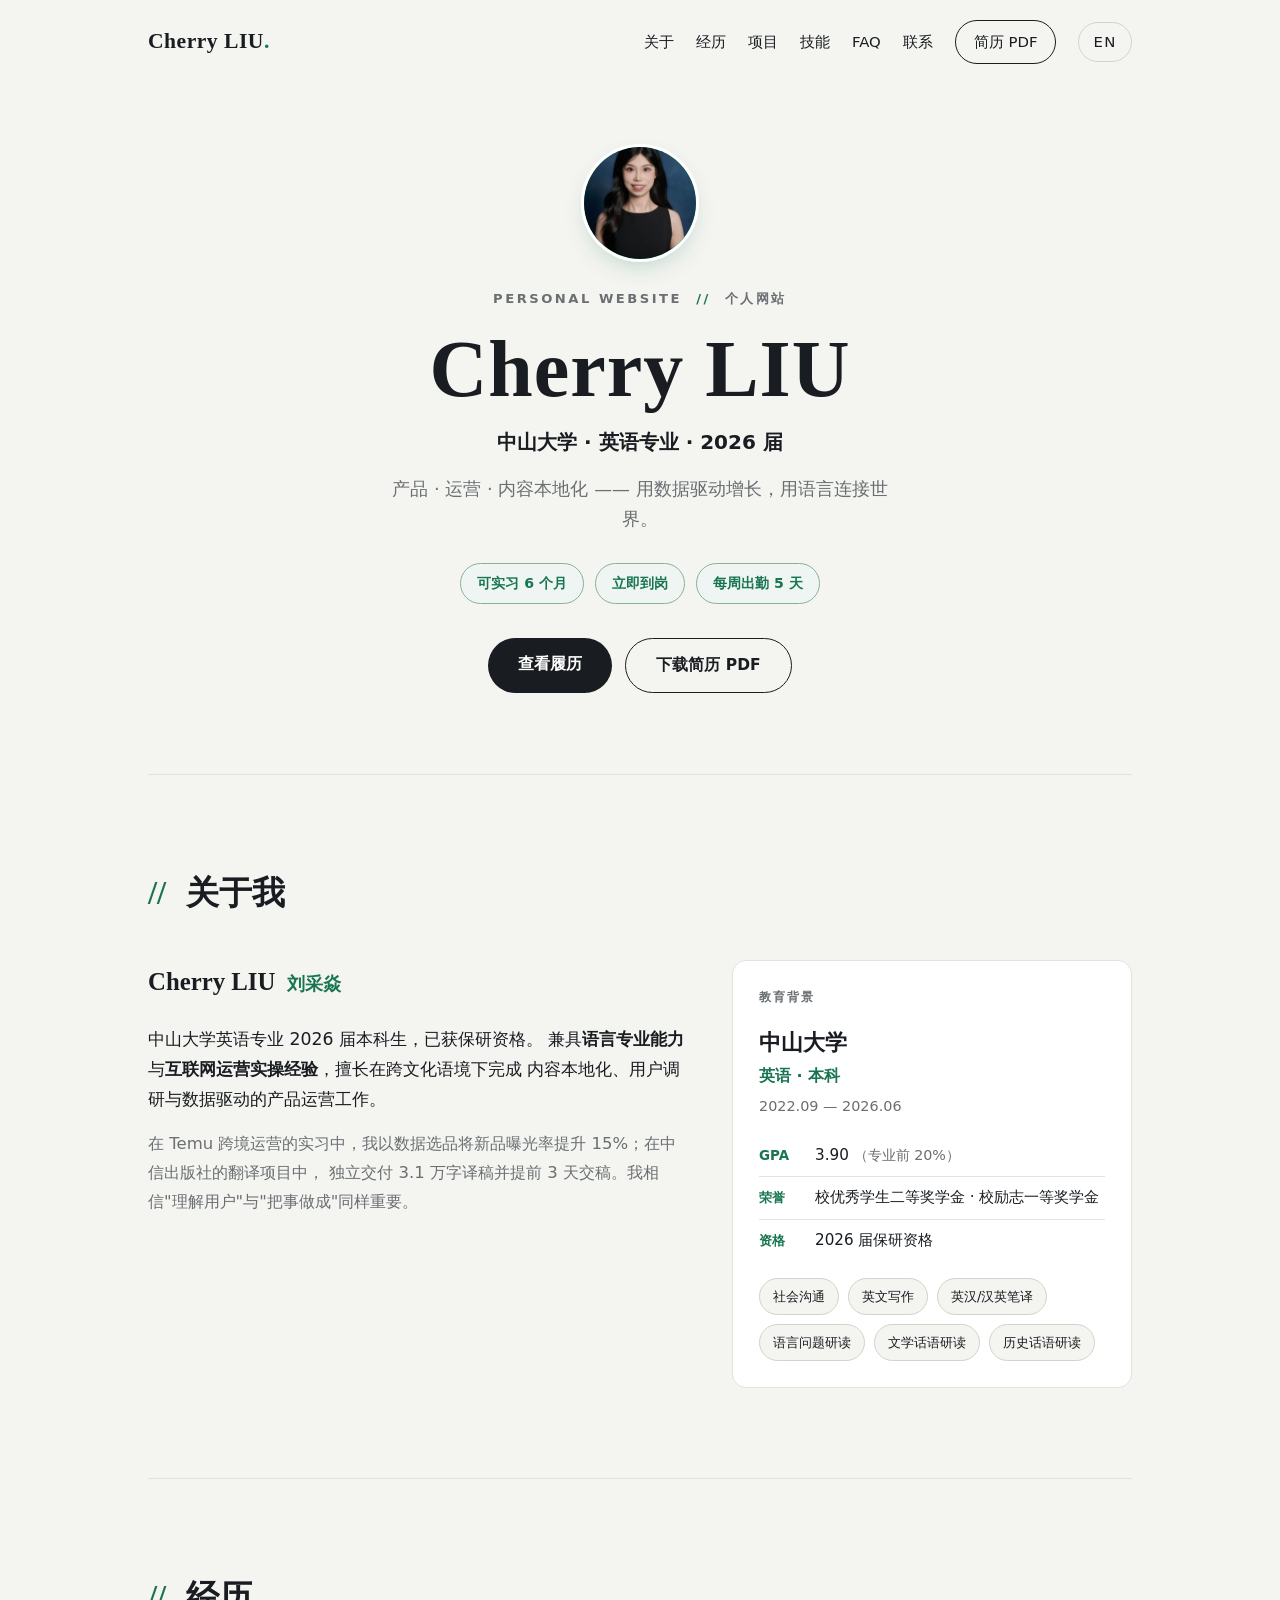
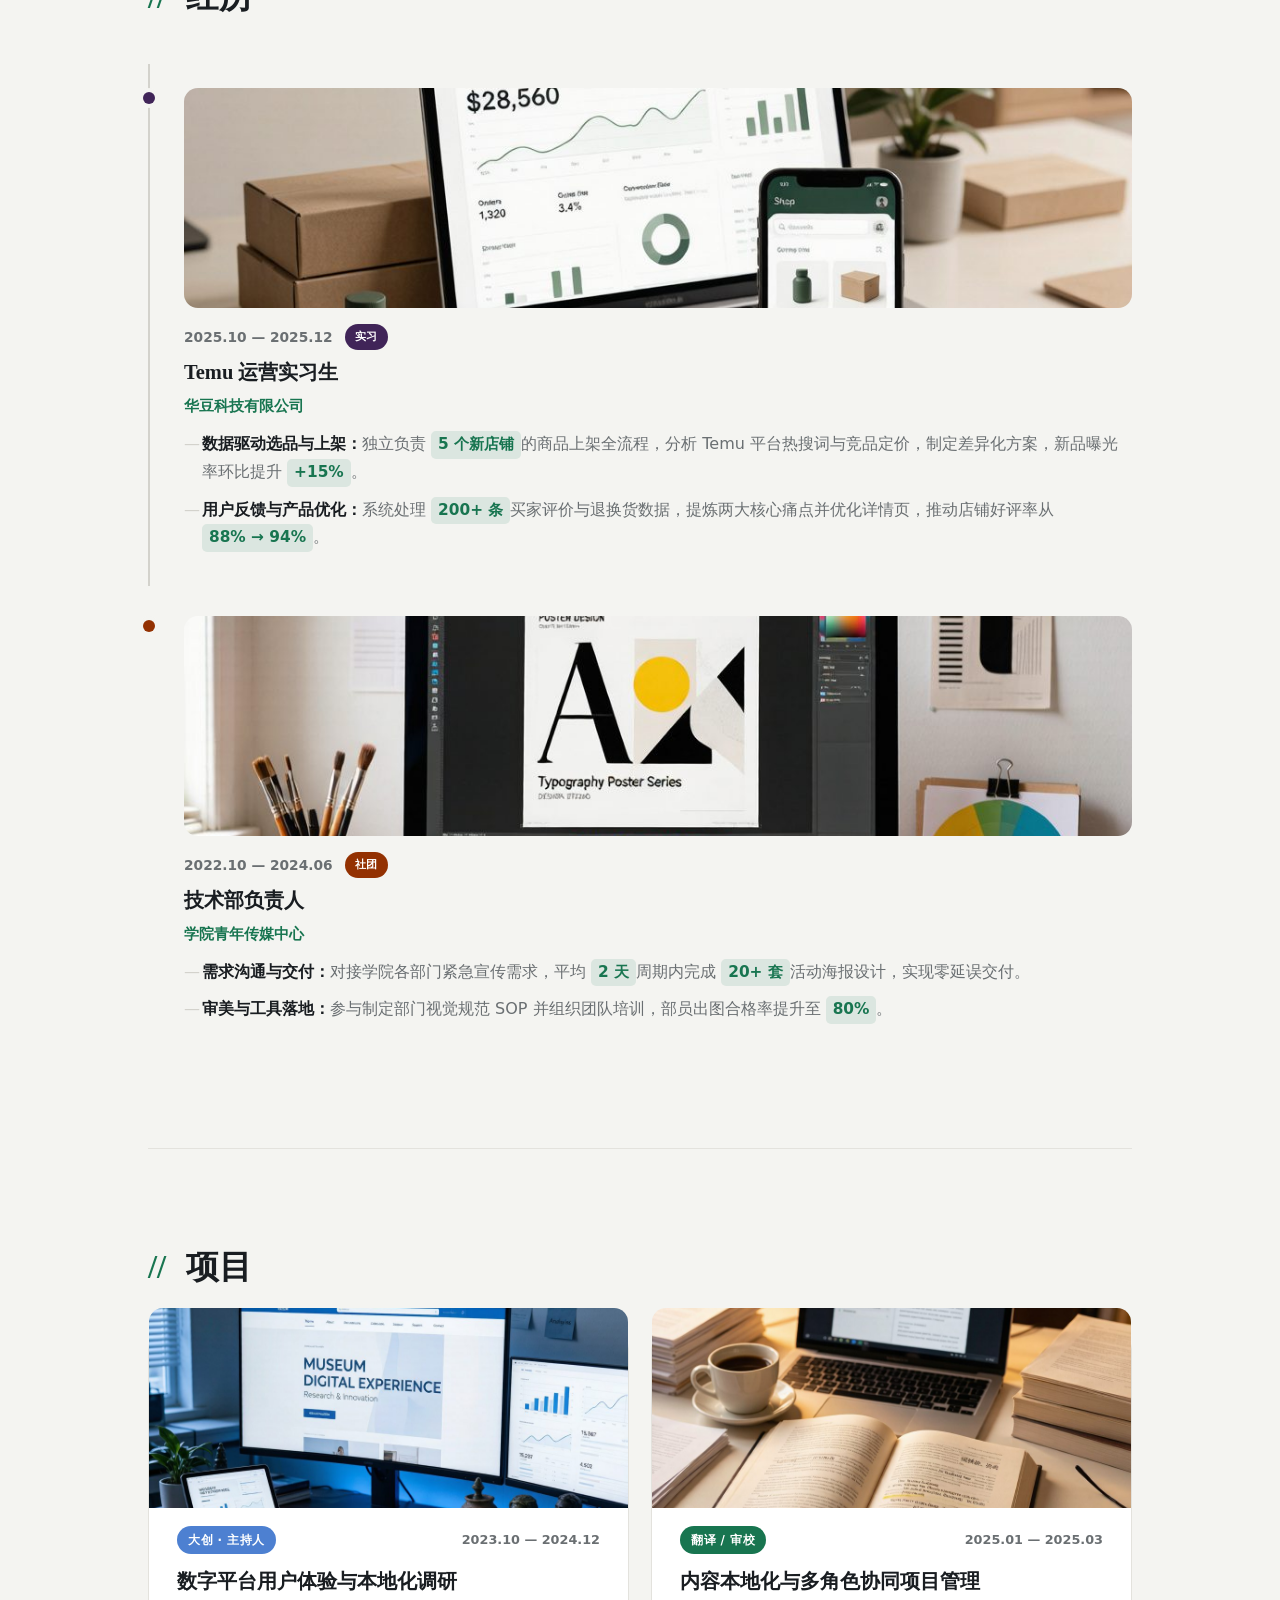
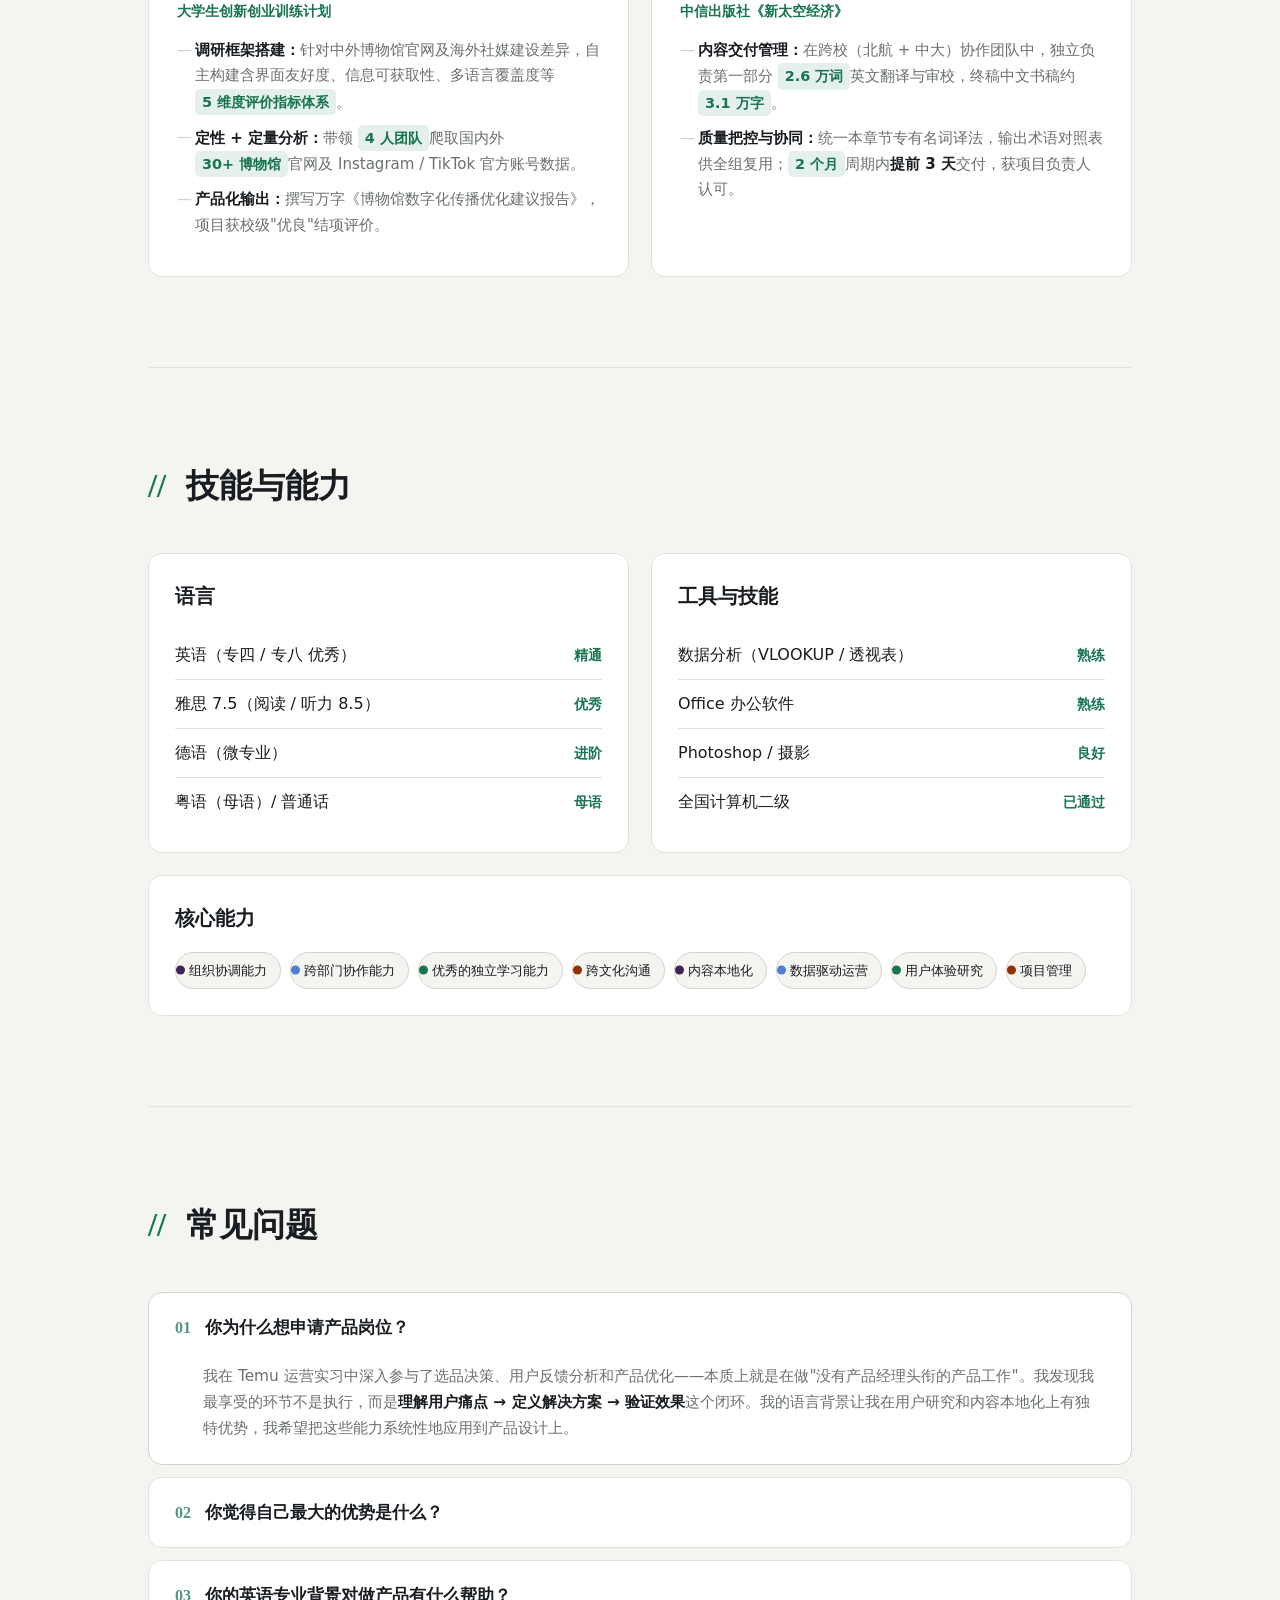
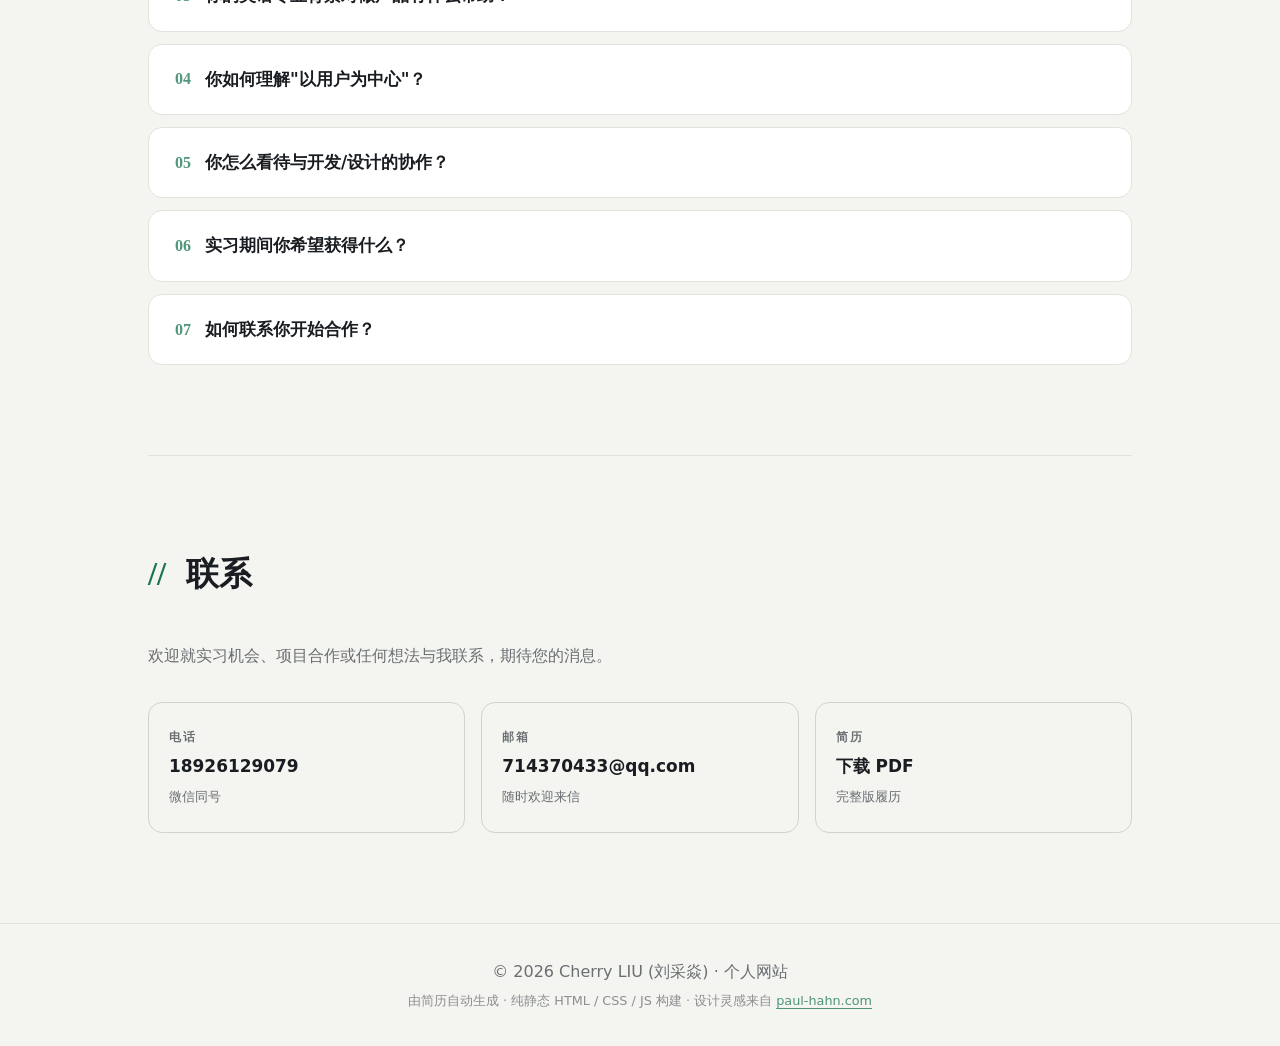
<file: index.html>
<!DOCTYPE html>
<html lang="zh-CN">
<head>
  <meta charset="UTF-8" />
  <meta name="viewport" content="width=device-width, initial-scale=1.0" />
  <meta name="description" content="Cherry LIU (刘采焱) — 中山大学英语专业 2026 届，产品 / 运营 / 内容营销方向。可实习 6 个月，立即到岗。" />
  <title>Cherry LIU · 个人网站</title>
  <link rel="preconnect" href="https://fonts.googleapis.com" />
  <link rel="stylesheet" href="style.css" />
  <link rel="icon" href="data:image/svg+xml,<svg xmlns='http://www.w3.org/2000/svg' viewBox='0 0 100 100'><text y='.9em' font-size='90' font-family='serif'>C</text></svg>" />
</head>
<body>
  <!-- 导航 -->
  <header class="nav" id="nav">
    <div class="nav__inner">
      <a href="#home" class="nav__logo">Cherry LIU<span>.</span></a>
      <button class="nav__toggle" id="navToggle" aria-label="打开菜单">
        <span></span><span></span><span></span>
      </button>
      <nav class="nav__links" id="navLinks">
        <a href="#about">关于</a>
        <a href="#experience">经历</a>
        <a href="#projects">项目</a>
        <a href="#skills">技能</a>
        <a href="#faq">FAQ</a>
        <a href="#contact">联系</a>
        <a href="resume.pdf" class="nav__cta" download>简历 PDF</a>
        <a href="index-en.html" class="nav__lang">EN</a>
      </nav>
    </div>
  </header>

  <!-- Hero -->
  <section class="hero" id="home">
    <div class="container hero__inner reveal">
      <!-- 头像轮播（视觉中心，不占过多画幅） -->
      <div class="hero__avatar" id="avatarCarousel">
        <div class="carousel__track">
          <img src="avatar-01.jpg" alt="Cherry LIU 头像 1" class="carousel__slide active" />
          <img src="avatar-02.jpg" alt="Cherry LIU 头像 2" class="carousel__slide" />
          <img src="avatar-03.jpg" alt="Cherry LIU 头像 3" class="carousel__slide" />
          <img src="avatar-04.jpg" alt="Cherry LIU 头像 4" class="carousel__slide" />
        </div>
        <div class="carousel__dots" aria-hidden="true">
          <span class="dot active"></span><span></span><span></span><span></span>
        </div>
        <div class="hero__avatar-fallback" aria-hidden="true">CL</div>
      </div>

      <p class="hero__eyebrow">PERSONAL WEBSITE <span>&nbsp;//&nbsp;</span> 个人网站</p>
      <h1 class="hero__name">Cherry LIU</h1>
      <p class="hero__role">中山大学 · 英语专业 · 2026 届</p>
      <p class="hero__lead">
        产品 · 运营 · 内容本地化 —— 用数据驱动增长，用语言连接世界。
      </p>
      <div class="hero__badges">
        <span class="status status--green">可实习 6 个月</span>
        <span class="status status--green">立即到岗</span>
        <span class="status status--green">每周出勤 5 天</span>
      </div>
      <div class="hero__actions">
        <a href="#about" class="btn btn--solid">查看履历</a>
        <a href="resume.pdf" class="btn btn--line" download>下载简历 PDF</a>
      </div>
    </div>
  </section>

  <main class="container">
    <!-- 关于 -->
    <section class="block" id="about">
      <p class="kicker"><span class="kicker__slash">//</span> 关于我</p>
      <div class="about">
        <div class="about__intro reveal">
          <div class="about__names">
            <span class="en">Cherry LIU</span><span class="cn">刘采焱</span>
          </div>
          <p class="lead">
            中山大学英语专业 2026 届本科生，已获保研资格。
            兼具<strong>语言专业能力</strong>与<strong>互联网运营实操经验</strong>，擅长在跨文化语境下完成
            内容本地化、用户调研与数据驱动的产品运营工作。
          </p>
          <p>
            在 Temu 跨境运营的实习中，我以数据选品将新品曝光率提升 15%；在中信出版社的翻译项目中，
            独立交付 3.1 万字译稿并提前 3 天交稿。我相信"理解用户"与"把事做成"同样重要。
          </p>
        </div>
        <aside class="edu reveal">
          <p class="edu__label">教育背景</p>
          <p class="edu__school">中山大学</p>
          <p class="edu__major">英语 · 本科</p>
          <p class="edu__date">2022.09 — 2026.06</p>
          <ul class="edu__facts">
            <li><span class="k">GPA</span><span class="v">3.90 <em>（专业前 20%）</em></span></li>
            <li><span class="k">荣誉</span><span class="v">校优秀学生二等奖学金 · 校励志一等奖学金</span></li>
            <li><span class="k">资格</span><span class="v">2026 届保研资格</span></li>
          </ul>
          <div class="tags">
            <span>社会沟通</span><span>英文写作</span><span>英汉/汉英笔译</span>
            <span>语言问题研读</span><span>文学话语研读</span><span>历史话语研读</span>
          </div>
        </aside>
      </div>
    </section>

    <!-- 经历 -->
    <section class="block" id="experience">
      <p class="kicker"><span class="kicker__slash">//</span> 经历</p>
      <div class="timeline">
        <article class="tl reveal cat--violet">
          <div class="tl__dot" aria-hidden="true"></div>
          <div class="tl__body">
            <div class="tl__img"><img src="img-temu.jpg" alt="Temu 电商运营数据分析场景" loading="lazy" /></div>
            <div class="tl__meta">
              <span class="tl__date">2025.10 — 2025.12</span>
              <span class="tl__tag">实习</span>
            </div>
            <h3 class="tl__role">Temu 运营实习生</h3>
            <p class="tl__org">华豆科技有限公司</p>
            <ul class="tl__points">
              <li><strong>数据驱动选品与上架：</strong>独立负责 <em>5 个新店铺</em>的商品上架全流程，分析 Temu 平台热搜词与竞品定价，制定差异化方案，新品曝光率环比提升 <em>+15%</em>。</li>
              <li><strong>用户反馈与产品优化：</strong>系统处理 <em>200+ 条</em>买家评价与退换货数据，提炼两大核心痛点并优化详情页，推动店铺好评率从 <em>88% → 94%</em>。</li>
            </ul>
          </div>
        </article>

        <article class="tl reveal cat--orange">
          <div class="tl__dot" aria-hidden="true"></div>
          <div class="tl__body">
            <div class="tl__img"><img src="img-media.jpg" alt="创意设计与海报制作场景" loading="lazy" /></div>
            <div class="tl__meta">
              <span class="tl__date">2022.10 — 2024.06</span>
              <span class="tl__tag">社团</span>
            </div>
            <h3 class="tl__role">技术部负责人</h3>
            <p class="tl__org">学院青年传媒中心</p>
            <ul class="tl__points">
              <li><strong>需求沟通与交付：</strong>对接学院各部门紧急宣传需求，平均 <em>2 天</em>周期内完成 <em>20+ 套</em>活动海报设计，实现零延误交付。</li>
              <li><strong>审美与工具落地：</strong>参与制定部门视觉规范 SOP 并组织团队培训，部员出图合格率提升至 <em>80%</em>。</li>
            </ul>
          </div>
        </article>
      </div>
    </section>

    <!-- 项目 -->
    <section class="block" id="projects">
      <p class="kicker"><span class="kicker__slash">//</span> 项目</p>
      <div class="cards">
        <article class="pcard reveal cat--blue">
          <div class="pcard__img"><img src="img-museum.jpg" alt="博物馆数字平台与用户体验研究场景" loading="lazy" /></div>
          <div class="pcard__top">
            <span class="pcard__cat">大创 · 主持人</span>
            <span class="pcard__date">2023.10 — 2024.12</span>
          </div>
          <h3 class="pcard__title">数字平台用户体验与本地化调研</h3>
          <p class="pcard__org">大学生创新创业训练计划</p>
          <ul class="pcard__points">
            <li><strong>调研框架搭建：</strong>针对中外博物馆官网及海外社媒建设差异，自主构建含界面友好度、信息可获取性、多语言覆盖度等 <em>5 维度评价指标体系</em>。</li>
            <li><strong>定性 + 定量分析：</strong>带领 <em>4 人团队</em>爬取国内外 <em>30+ 博物馆</em>官网及 Instagram / TikTok 官方账号数据。</li>
            <li><strong>产品化输出：</strong>撰写万字《博物馆数字化传播优化建议报告》，项目获校级"优良"结项评价。</li>
          </ul>
        </article>

        <article class="pcard reveal cat--green">
          <div class="pcard__img"><img src="img-translation.jpg" alt="翻译与内容本地化工作场景" loading="lazy" /></div>
          <div class="pcard__top">
            <span class="pcard__cat">翻译 / 审校</span>
            <span class="pcard__date">2025.01 — 2025.03</span>
          </div>
          <h3 class="pcard__title">内容本地化与多角色协同项目管理</h3>
          <p class="pcard__org">中信出版社《新太空经济》</p>
          <ul class="pcard__points">
            <li><strong>内容交付管理：</strong>在跨校（北航 + 中大）协作团队中，独立负责第一部分 <em>2.6 万词</em>英文翻译与审校，终稿中文书稿约 <em>3.1 万字</em>。</li>
            <li><strong>质量把控与协同：</strong>统一本章节专有名词译法，输出术语对照表供全组复用；<em>2 个月</em>周期内<strong>提前 3 天</strong>交付，获项目负责人认可。</li>
          </ul>
        </article>
      </div>
    </section>

    <!-- 技能 -->
    <section class="block" id="skills">
      <p class="kicker"><span class="kicker__slash">//</span> 技能与能力</p>
      <div class="skills">
        <div class="skillcol reveal">
          <h3 class="skillcol__title">语言</h3>
          <ul class="lines">
            <li><span>英语（专四 / 专八 优秀）</span><b>精通</b></li>
            <li><span>雅思 7.5（阅读 / 听力 8.5）</span><b>优秀</b></li>
            <li><span>德语（微专业）</span><b>进阶</b></li>
            <li><span>粤语（母语）/ 普通话</span><b>母语</b></li>
          </ul>
        </div>
        <div class="skillcol reveal">
          <h3 class="skillcol__title">工具与技能</h3>
          <ul class="lines">
            <li><span>数据分析（VLOOKUP / 透视表）</span><b>熟练</b></li>
            <li><span>Office 办公软件</span><b>熟练</b></li>
            <li><span>Photoshop / 摄影</span><b>良好</b></li>
            <li><span>全国计算机二级</span><b>已通过</b></li>
          </ul>
        </div>
        <div class="skillcol skillcol--wide reveal">
          <h3 class="skillcol__title">核心能力</h3>
          <div class="tags tags--left">
            <span class="dot dot--violet">组织协调能力</span>
            <span class="dot dot--blue">跨部门协作能力</span>
            <span class="dot dot--green">优秀的独立学习能力</span>
            <span class="dot dot--orange">跨文化沟通</span>
            <span class="dot dot--violet">内容本地化</span>
            <span class="dot dot--blue">数据驱动运营</span>
            <span class="dot dot--green">用户体验研究</span>
            <span class="dot dot--orange">项目管理</span>
          </div>
        </div>
      </div>
    </section>

    <!-- FAQ -->
    <section class="block" id="faq">
      <p class="kicker"><span class="kicker__slash">//</span> 常见问题</p>
      <div class="faq-list">
        <details class="faq-item reveal" open>
          <summary class="faq-q"><span class="faq-num">01</span> 你为什么想申请产品岗位？</summary>
          <div class="faq-a">
            <p>我在 Temu 运营实习中深入参与了选品决策、用户反馈分析和产品优化——本质上就是在做"没有产品经理头衔的产品工作"。我发现我最享受的环节不是执行，而是<strong>理解用户痛点 → 定义解决方案 → 验证效果</strong>这个闭环。我的语言背景让我在用户研究和内容本地化上有独特优势，我希望把这些能力系统性地应用到产品设计上。</p>
          </div>
        </details>

        <details class="faq-item reveal">
          <summary class="faq-q"><span class="faq-num">02</span> 你觉得自己最大的优势是什么？</summary>
          <div class="faq-a">
            <p><strong>跨界融合能力</strong>——我能同时站在"语言/文化"和"数据/运营"两个视角看问题。做 Temu 选品时，我不只看数据，还会关注不同市场用户的语言习惯和文化偏好；做大创调研时，我用定性访谈 + 定量爬虫双管齐下。这种交叉视角让我在做用户研究和需求分析时能发现纯技术或纯文科背景的人容易忽略的点。</p>
          </div>
        </details>

        <details class="faq-item reveal">
          <summary class="faq-q"><span class="faq-num">03</span> 你的英语专业背景对做产品有什么帮助？</summary>
          <div class="faq-a">
            <p>三方面的实际价值：<strong>① 用户研究</strong>——我能直接阅读和撰写英文 PRD、竞品报告、用户访谈记录，无需翻译损耗；<strong>② 本地化思维</strong>——我的翻译和本地化项目经验让我天然关注"同一功能在不同文化语境下的表达差异"，这对出海产品至关重要；<strong>③ 信息处理效率</strong>——专四/专八优秀、雅思 7.5 的语言能力让我能快速消化大量英文文档和行业资料。</p>
          </div>
        </details>

        <details class="faq-item reveal">
          <summary class="faq-q"><span class="faq-num">04</span> 你如何理解"以用户为中心"？</summary>
          <div class="faq-a">
            <p>这不是一句口号，而是一套可操作的方法论。在我的实践中体现为三个步骤：<br>
            1️⃣ <strong>收集信号</strong>——Temu 实习中我系统整理了 200+ 条买家评论，而不是凭感觉判断；大创项目中我爬取了 30+ 个博物馆的数据。<br>
            2️⃣ <strong>提炼模式</strong>——从杂乱反馈中提炼出"尺码描述模糊""物流时效敏感"这类可行动的洞察。<br>
            3️⃣ <strong>验证迭代</strong>——优化详情页后好评率从 88% 提升到 94%，用数据验证假设。<br>
            我相信好的产品设计始于倾听，终于验证。</p>
          </div>
        </details>

        <details class="faq-item reveal">
          <summary class="faq-q"><span class="faq-num">05</span> 你怎么看待与开发/设计的协作？</summary>
          <div class="faq-a">
            <p>我有实际的跨角色协作经验——中信出版社翻译项目中，我在北航和中大两个团队的协作网络中担任"接口人"角色：统一术语标准、输出协作规范、管理交付时间线。这本质上就是产品经理在跨职能团队中的协调工作。我相信清晰的文档（PRD/术语表）、主动的对齐节奏和尊重每个角色的专业性是高效协作的基础。</p>
          </div>
        </details>

        <details class="faq-item reveal">
          <summary class="faq-q"><span class="faq-num">06</span> 实习期间你希望获得什么？</summary>
          <div class="faq-a">
            <p>三件事：<strong>① 深入参与一个完整的产品生命周期</strong>——从需求定义到上线迭代的全过程；<strong>② 向有经验的产品导师学习</strong>——观察他们如何做决策、权衡优先级、处理模糊性；<strong>③ 用实际产出证明自己的价值</strong>——无论是用户研究报告、竞品分析还是功能优化方案，我希望留下可衡量的贡献。我可以全职实习 6 个月，有充足的时间深度投入。</p>
          </div>
        </details>

        <details class="faq-item reveal">
          <summary class="faq-q"><span class="faq-num">07</span> 如何联系你开始合作？</summary>
          <div class="faq-a">
            <p>欢迎随时通过以下方式联系我：<br>
            📱 电话 / 微信：<strong>18926129079</strong>&nbsp;&nbsp;|&nbsp;&nbsp;✉️ 邮箱：<strong>714370433@qq.com</strong><br>
            我可以 <strong>立即到岗</strong>，可实习 <strong>6 期待您的消息！</strong></p>
          </div>
        </details>
      </div>
    </section>

    <!-- 联系 -->
    <section class="block contact" id="contact">
      <p class="kicker"><span class="kicker__slash">//</span> 联系</p>
      <p class="contact__lead">欢迎就实习机会、项目合作或任何想法与我联系，期待您的消息。</p>
      <div class="contact__cards">
        <a class="ccard" href="tel:18926129079">
          <span class="ccard__k">电话</span>
          <span class="ccard__v">18926129079</span>
          <span class="ccard__n">微信同号</span>
        </a>
        <a class="ccard" href="mailto:714370433@qq.com">
          <span class="ccard__k">邮箱</span>
          <span class="ccard__v">714370433@qq.com</span>
          <span class="ccard__n">随时欢迎来信</span>
        </a>
        <a class="ccard" href="resume.pdf" download>
          <span class="ccard__k">简历</span>
          <span class="ccard__v">下载 PDF</span>
          <span class="ccard__n">完整版履历</span>
        </a>
      </div>
    </section>
  </main>

  <footer class="footer">
    <div class="container">
      <p>© <span id="year"></span> Cherry LIU (刘采焱) · 个人网站</p>
      <p class="footer__tip">由简历自动生成 · 纯静态 HTML / CSS / JS 构建 · 设计灵感来自 <a href="https://paul-hahn.com/" target="_blank" rel="noopener">paul-hahn.com</a></p>
    </div>
  </footer>

  <script src="main.js"></script>
</body>
</html>
</file>
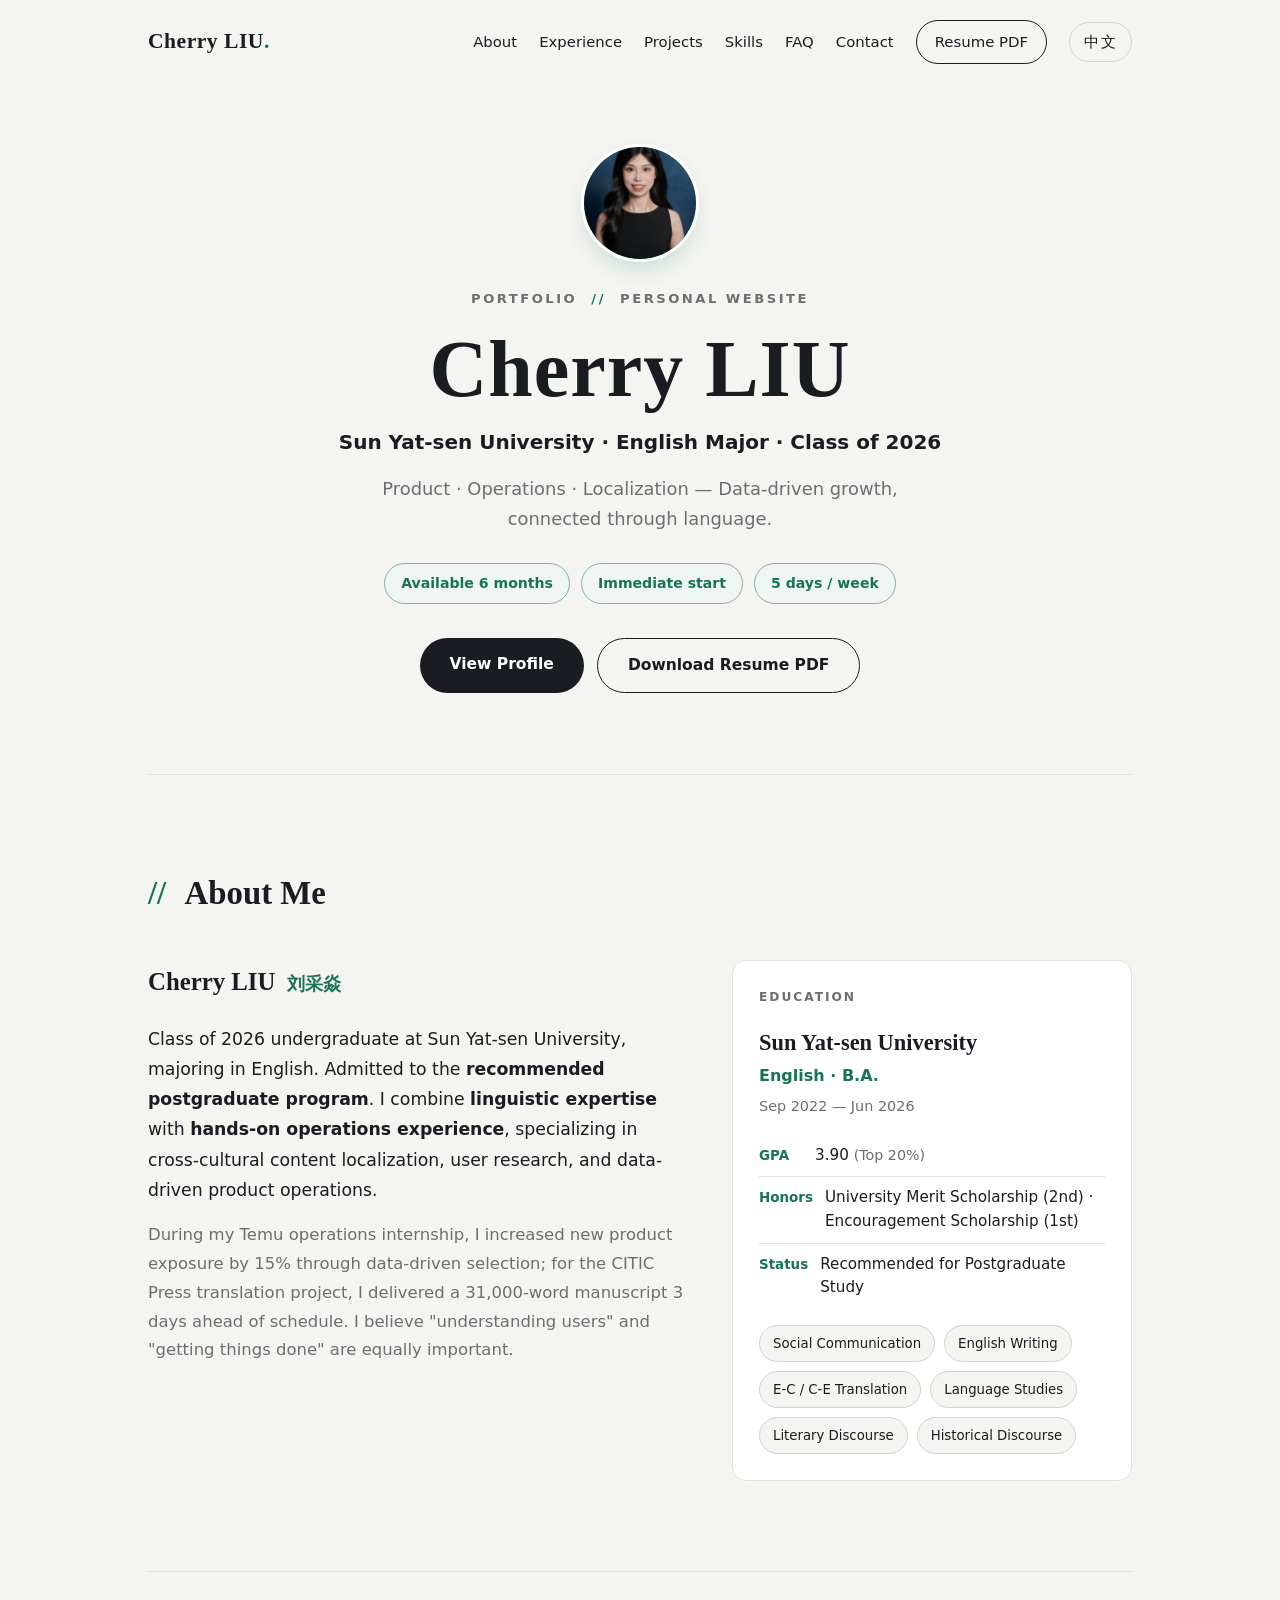
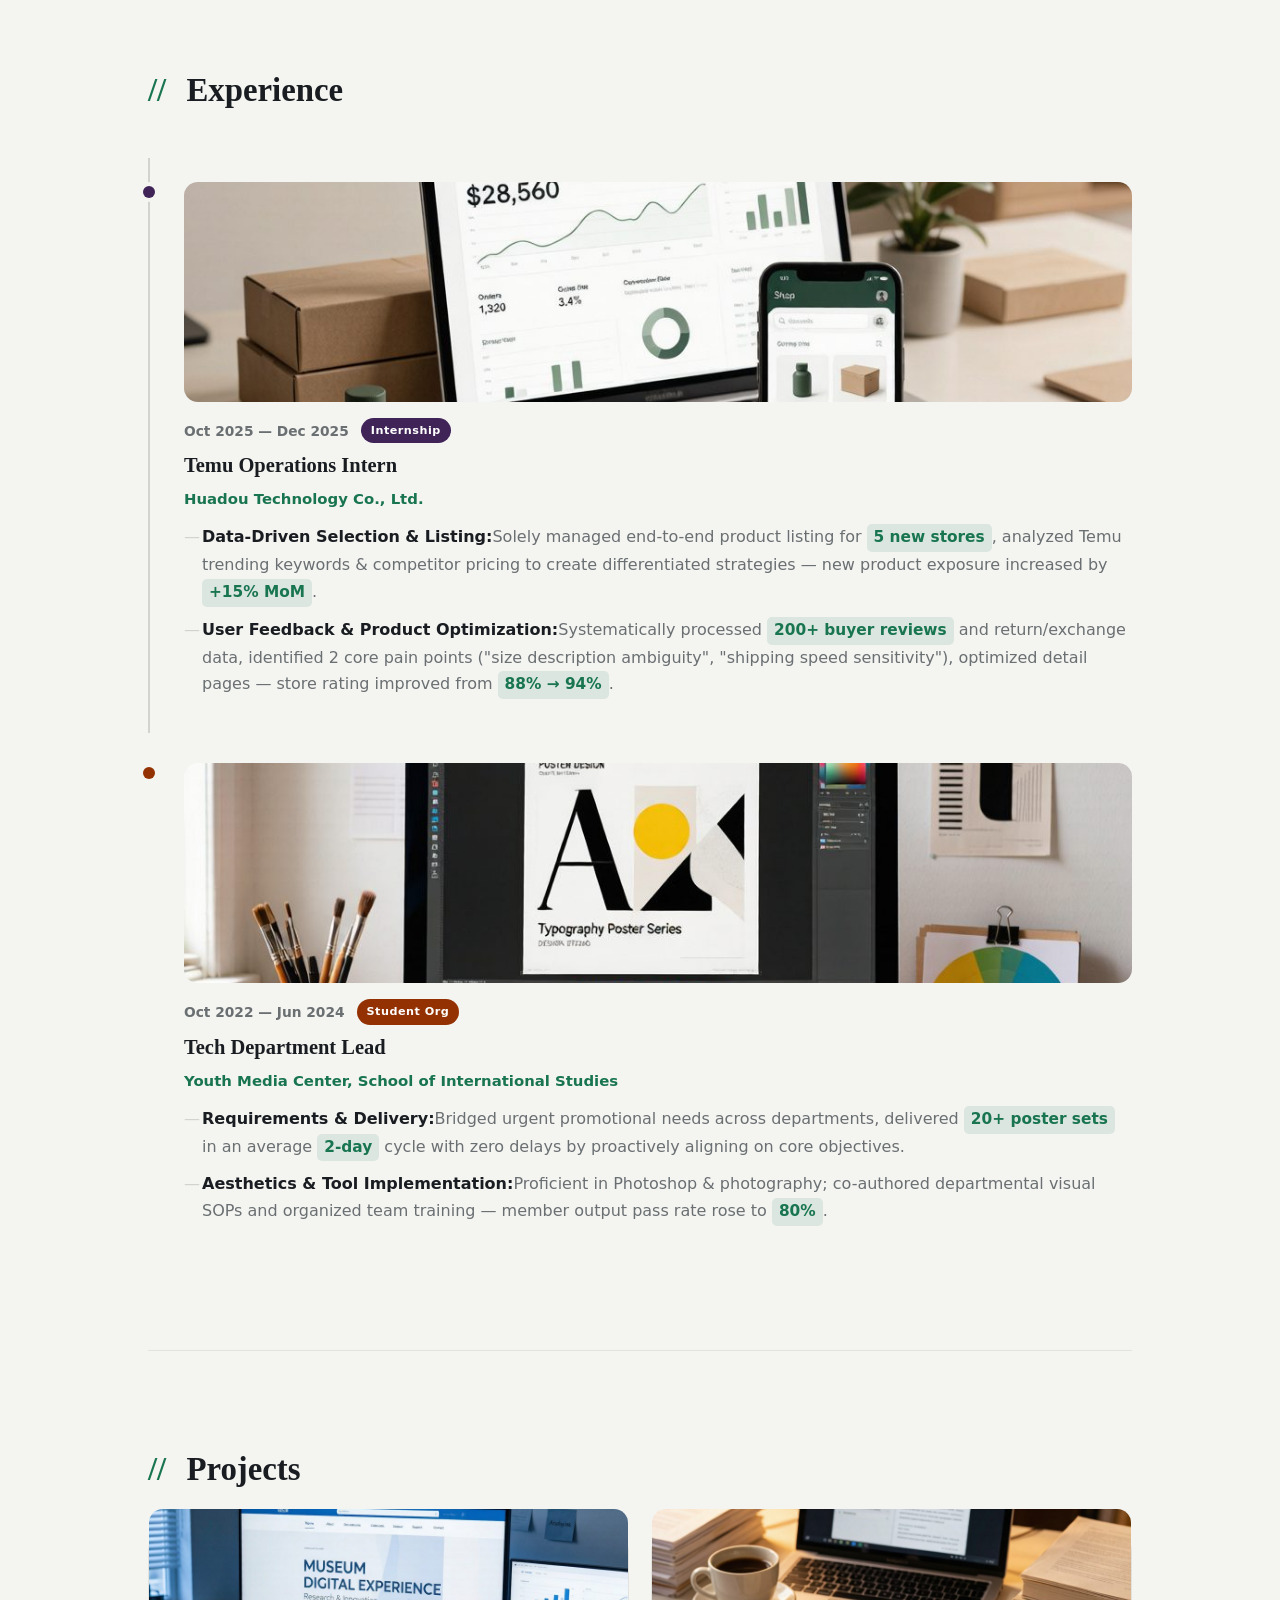
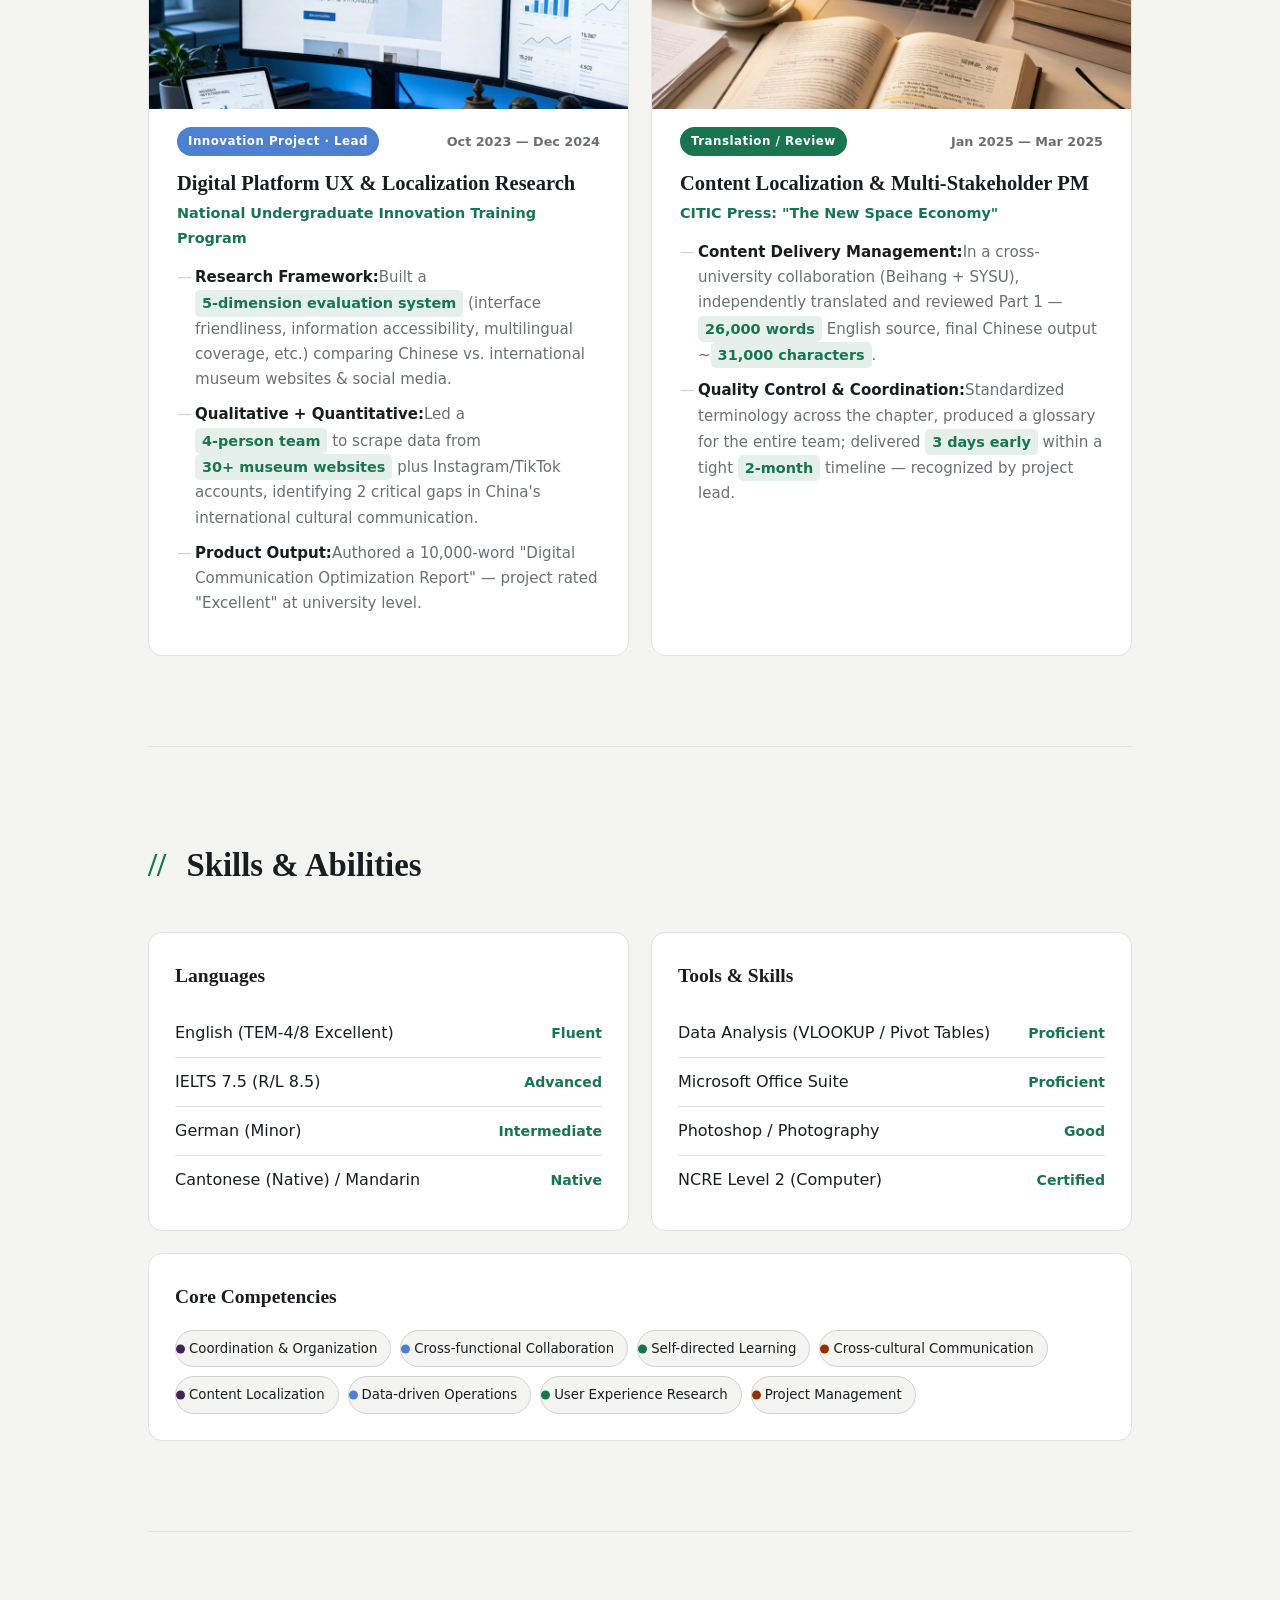
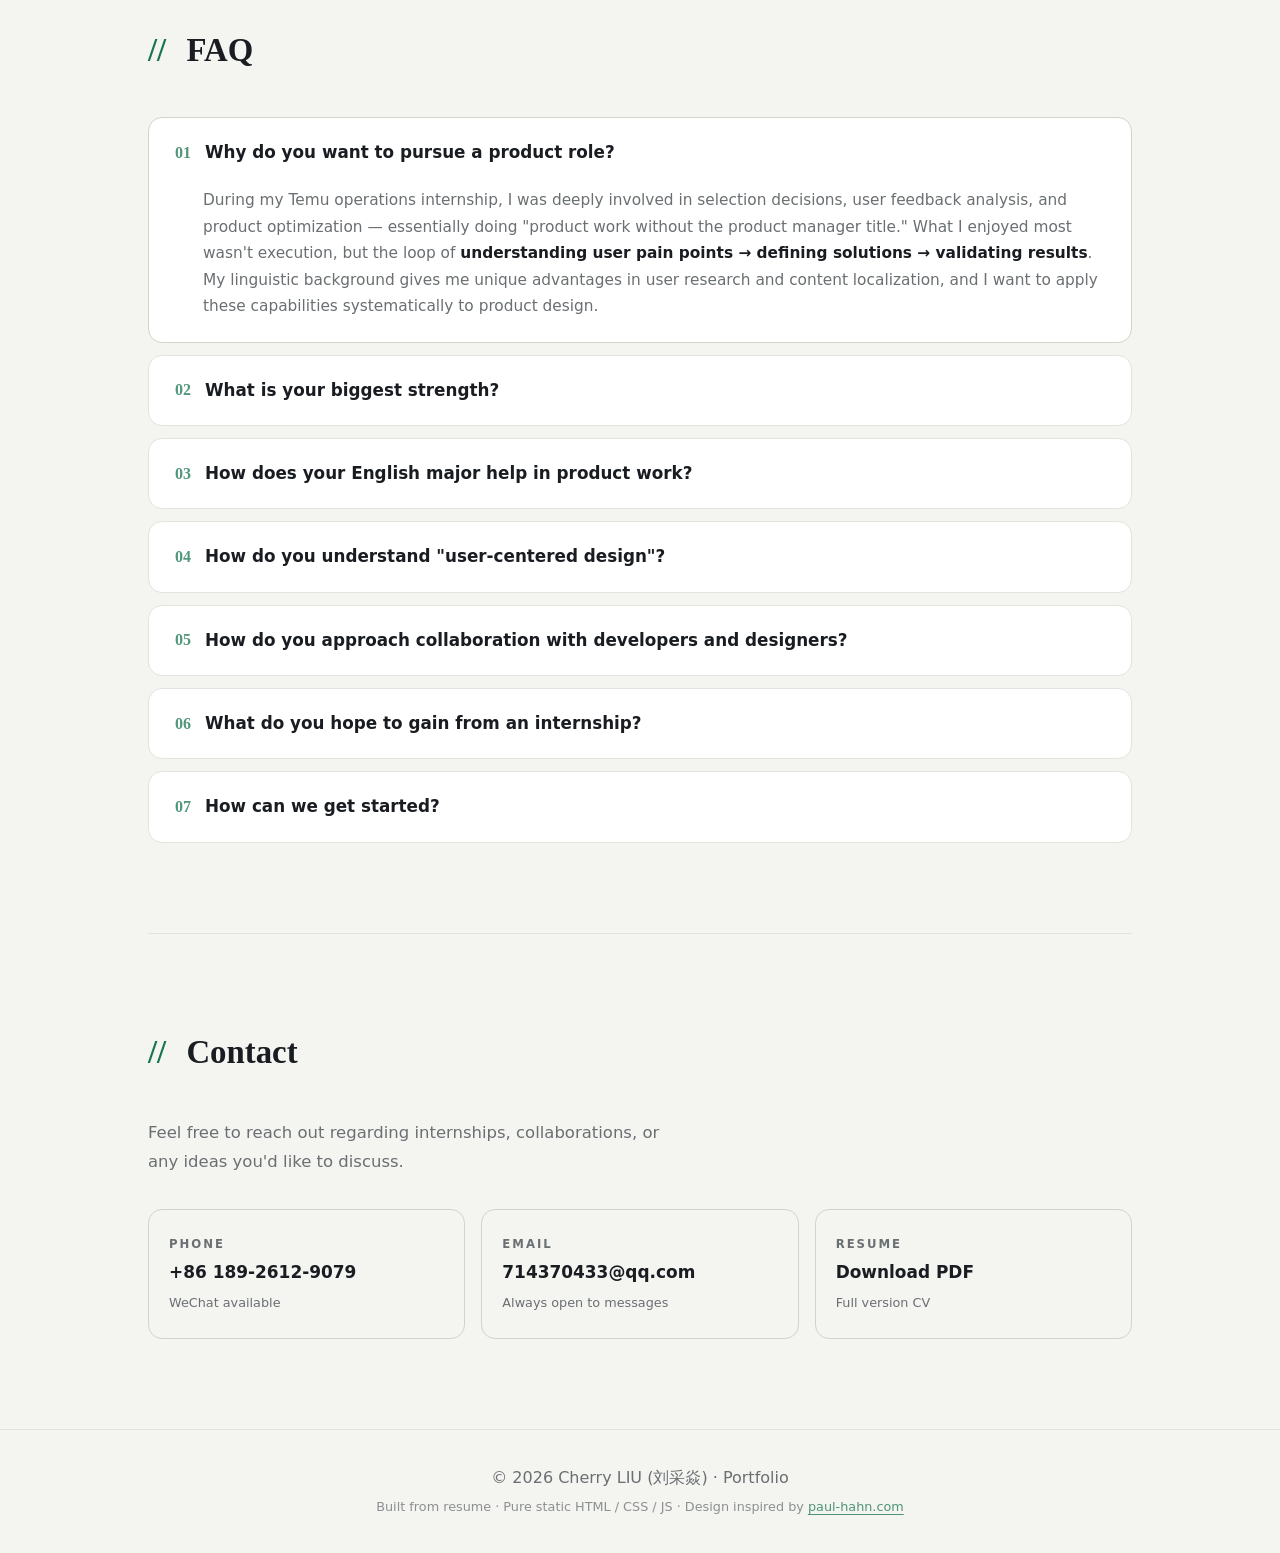
<file: index-en.html>
<!DOCTYPE html>
<html lang="en">
<head>
  <meta charset="UTF-8" />
  <meta name="viewport" content="width=device-width, initial-scale=1.0" />
  <meta name="description" content="Cherry LIU (刘采焱) — Sun Yat-sen University Class of 2026, Product / Operations / Content Marketing. Available immediately for 6-month internship." />
  <title>Cherry LIU · Portfolio</title>
  <link rel="preconnect" href="https://fonts.googleapis.com" />
  <link rel="stylesheet" href="style.css" />
  <link rel="icon" href="data:image/svg+xml,<svg xmlns='http://www.w3.org/2000/svg' viewBox='0 0 100 100'><text y='.9em' font-size='90' font-family='serif'>C</text></svg>" />
</head>
<body>
  <!-- Navigation -->
  <header class="nav" id="nav">
    <div class="nav__inner">
      <a href="#home" class="nav__logo">Cherry LIU<span>.</span></a>
      <button class="nav__toggle" id="navToggle" aria-label="Open menu">
        <span></span><span></span><span></span>
      </button>
      <nav class="nav__links" id="navLinks">
        <a href="#about">About</a>
        <a href="#experience">Experience</a>
        <a href="#projects">Projects</a>
        <a href="#skills">Skills</a>
        <a href="#faq">FAQ</a>
        <a href="#contact">Contact</a>
        <a href="resume.pdf" class="nav__cta" download>Resume PDF</a>
        <a href="index.html" class="nav__lang">中文</a>
      </nav>
    </div>
  </header>

  <!-- Hero -->
  <section class="hero" id="home">
    <div class="container hero__inner reveal">
      <!-- Avatar carousel (centered, restrained size) -->
      <div class="hero__avatar" id="avatarCarousel">
        <div class="carousel__track">
          <img src="avatar-01.jpg" alt="Cherry LIU portrait 1" class="carousel__slide active" />
          <img src="avatar-02.jpg" alt="Cherry LIU portrait 2" class="carousel__slide" />
          <img src="avatar-03.jpg" alt="Cherry LIU portrait 3" class="carousel__slide" />
          <img src="avatar-04.jpg" alt="Cherry LIU portrait 4" class="carousel__slide" />
        </div>
        <div class="carousel__dots" aria-hidden="true">
          <span class="dot active"></span><span></span><span></span><span></span>
        </div>
        <div class="hero__avatar-fallback" aria-hidden="true">CL</div>
      </div>

      <p class="hero__eyebrow">PORTFOLIO <span>&nbsp;//&nbsp;</span> Personal Website</p>
      <h1 class="hero__name">Cherry LIU</h1>
      <p class="hero__role">Sun Yat-sen University · English Major · Class of 2026</p>
      <p class="hero__lead">
        Product &middot; Operations &middot; Localization — Data-driven growth, connected through language.
      </p>
      <div class="hero__badges">
        <span class="status status--green">Available 6 months</span>
        <span class="status status--green">Immediate start</span>
        <span class="status status--green">5 days / week</span>
      </div>
      <div class="hero__actions">
        <a href="#about" class="btn btn--solid">View Profile</a>
        <a href="resume.pdf" class="btn btn--line" download>Download Resume PDF</a>
      </div>
    </div>
  </section>

  <main class="container">
    <!-- About -->
    <section class="block" id="about">
      <p class="kicker"><span class="kicker__slash">//</span> About Me</p>
      <div class="about">
        <div class="about__intro reveal">
          <div class="about__names">
            <span class="en">Cherry LIU</span><span class="cn">刘采焱</span>
          </div>
          <p class="lead">
            Class of 2026 undergraduate at Sun Yat-sen University, majoring in English.
            Admitted to the <strong>recommended postgraduate program</strong>. I combine
            <strong>linguistic expertise</strong> with <strong>hands-on operations experience</strong>,
            specializing in cross-cultural content localization, user research, and data-driven product operations.
          </p>
          <p>
            During my Temu operations internship, I increased new product exposure by 15% through data-driven selection;
            for the CITIC Press translation project, I delivered a 31,000-word manuscript 3 days ahead of schedule.
            I believe "understanding users" and "getting things done" are equally important.
          </p>
        </div>
        <aside class="edu reveal">
          <p class="edu__label">Education</p>
          <p class="edu__school">Sun Yat-sen University</p>
          <p class="edu__major">English · B.A.</p>
          <p class="edu__date">Sep 2022 — Jun 2026</p>
          <ul class="edu__facts">
            <li><span class="k">GPA</span><span class="v">3.90 <em>(Top 20%)</em></span></li>
            <li><span class="k">Honors</span><span class="v">University Merit Scholarship (2nd) · Encouragement Scholarship (1st)</span></li>
            <li><span class="k">Status</span><span class="v">Recommended for Postgraduate Study</span></li>
          </ul>
          <div class="tags">
            <span>Social Communication</span><span>English Writing</span><span>E-C / C-E Translation</span>
            <span>Language Studies</span><span>Literary Discourse</span><span>Historical Discourse</span>
          </div>
        </aside>
      </div>
    </section>

    <!-- Experience -->
    <section class="block" id="experience">
      <p class="kicker"><span class="kicker__slash">//</span> Experience</p>
      <div class="timeline">
        <article class="tl reveal cat--violet">
          <div class="tl__dot" aria-hidden="true"></div>
          <div class="tl__body">
            <div class="tl__img"><img src="img-temu.jpg" alt="E-commerce operations and data analysis scene" loading="lazy" /></div>
            <div class="tl__meta">
              <span class="tl__date">Oct 2025 — Dec 2025</span>
              <span class="tl__tag">Internship</span>
            </div>
            <h3 class="tl__role">Temu Operations Intern</h3>
            <p class="tl__org">Huadou Technology Co., Ltd.</p>
            <ul class="tl__points">
              <li><strong>Data-Driven Selection & Listing:</strong>Solely managed end-to-end product listing for <em>5 new stores</em>, analyzed Temu trending keywords & competitor pricing to create differentiated strategies — new product exposure increased by <em>+15% MoM</em>.</li>
              <li><strong>User Feedback & Product Optimization:</strong>Systematically processed <em>200+ buyer reviews</em> and return/exchange data, identified 2 core pain points ("size description ambiguity", "shipping speed sensitivity"), optimized detail pages — store rating improved from <em>88% → 94%</em>.</li>
            </ul>
          </div>
        </article>

        <article class="tl reveal cat--orange">
          <div class="tl__dot" aria-hidden="true"></div>
          <div class="tl__body">
            <div class="tl__img"><img src="img-media.jpg" alt="Creative design and poster making scene" loading="lazy" /></div>
            <div class="tl__meta">
              <span class="tl__date">Oct 2022 — Jun 2024</span>
              <span class="tl__tag">Student Org</span>
            </div>
            <h3 class="tl__role">Tech Department Lead</h3>
            <p class="tl__org">Youth Media Center, School of International Studies</p>
            <ul class="tl__points">
              <li><strong>Requirements & Delivery:</strong>Bridged urgent promotional needs across departments, delivered <em>20+ poster sets</em> in an average <em>2-day</em> cycle with zero delays by proactively aligning on core objectives.</li>
              <li><strong>Aesthetics & Tool Implementation:</strong>Proficient in Photoshop & photography; co-authored departmental visual SOPs and organized team training — member output pass rate rose to <em>80%</em>.</li>
            </ul>
          </div>
        </article>
      </div>
    </section>

    <!-- Projects -->
    <section class="block" id="projects">
      <p class="kicker"><span class="kicker__slash">//</span> Projects</p>
      <div class="cards">
        <article class="pcard reveal cat--blue">
          <div class="pcard__img"><img src="img-museum.jpg" alt="Digital museum platform and UX research scene" loading="lazy" /></div>
          <div class="pcard__top">
            <span class="pcard__cat">Innovation Project · Lead</span>
            <span class="pcard__date">Oct 2023 — Dec 2024</span>
          </div>
          <h3 class="pcard__title">Digital Platform UX & Localization Research</h3>
          <p class="pcard__org">National Undergraduate Innovation Training Program</p>
          <ul class="pcard__points">
            <li><strong>Research Framework:</strong>Built a <em>5-dimension evaluation system</em> (interface friendliness, information accessibility, multilingual coverage, etc.) comparing Chinese vs. international museum websites & social media.</li>
            <li><strong>Qualitative + Quantitative:</strong>Led a <em>4-person team</em> to scrape data from <em>30+ museum websites</em> plus Instagram/TikTok accounts, identifying 2 critical gaps in China's international cultural communication.</li>
            <li><strong>Product Output:</strong>Authored a 10,000-word "Digital Communication Optimization Report" — project rated "Excellent" at university level.</li>
          </ul>
        </article>

        <article class="pcard reveal cat--green">
          <div class="pcard__img"><img src="img-translation.jpg" alt="Translation and content localization workspace scene" loading="lazy" /></div>
          <div class="pcard__top">
            <span class="pcard__cat">Translation / Review</span>
            <span class="pcard__date">Jan 2025 — Mar 2025</span>
          </div>
          <h3 class="pcard__title">Content Localization & Multi-Stakeholder PM</h3>
          <p class="pcard__org">CITIC Press: "The New Space Economy"</p>
          <ul class="pcard__points">
            <li><strong>Content Delivery Management:</strong>In a cross-university collaboration (Beihang + SYSU), independently translated and reviewed Part 1 — <em>26,000 words</em> English source, final Chinese output ~<em>31,000 characters</em>.</li>
            <li><strong>Quality Control & Coordination:</strong>Standardized terminology across the chapter, produced a glossary for the entire team; delivered <em>3 days early</em> within a tight <em>2-month</em> timeline — recognized by project lead.</li>
          </ul>
        </article>
      </div>
    </section>

    <!-- Skills -->
    <section class="block" id="skills">
      <p class="kicker"><span class="kicker__slash">//</span> Skills & Abilities</p>
      <div class="skills">
        <div class="skillcol reveal">
          <h3 class="skillcol__title">Languages</h3>
          <ul class="lines">
            <li><span>English (TEM-4/8 Excellent)</span><b>Fluent</b></li>
            <li><span>IELTS 7.5 (R/L 8.5)</span><b>Advanced</b></li>
            <li><span>German (Minor)</span><b>Intermediate</b></li>
            <li><span>Cantonese (Native) / Mandarin</span><b>Native</b></li>
          </ul>
        </div>
        <div class="skillcol reveal">
          <h3 class="skillcol__title">Tools & Skills</h3>
          <ul class="lines">
            <li><span>Data Analysis (VLOOKUP / Pivot Tables)</span><b>Proficient</b></li>
            <li><span>Microsoft Office Suite</span><b>Proficient</b></li>
            <li><span>Photoshop / Photography</span><b>Good</b></li>
            <li><span>NCRE Level 2 (Computer)</span><b>Certified</b></li>
          </ul>
        </div>
        <div class="skillcol skillcol--wide reveal">
          <h3 class="skillcol__title">Core Competencies</h3>
          <div class="tags tags--left">
            <span class="dot dot--violet">Coordination & Organization</span>
            <span class="dot dot--blue">Cross-functional Collaboration</span>
            <span class="dot dot--green">Self-directed Learning</span>
            <span class="dot dot--orange">Cross-cultural Communication</span>
            <span class="dot dot--violet">Content Localization</span>
            <span class="dot dot--blue">Data-driven Operations</span>
            <span class="dot dot--green">User Experience Research</span>
            <span class="dot dot--orange">Project Management</span>
          </div>
        </div>
      </div>
    </section>

    <!-- FAQ -->
    <section class="block" id="faq">
      <p class="kicker"><span class="kicker__slash">//</span> FAQ</p>
      <div class="faq-list">
        <details class="faq-item reveal" open>
          <summary class="faq-q"><span class="faq-num">01</span> Why do you want to pursue a product role?</summary>
          <div class="faq-a">
            <p>During my Temu operations internship, I was deeply involved in selection decisions, user feedback analysis, and product optimization — essentially doing "product work without the product manager title." What I enjoyed most wasn't execution, but the loop of <strong>understanding user pain points → defining solutions → validating results</strong>. My linguistic background gives me unique advantages in user research and content localization, and I want to apply these capabilities systematically to product design.</p>
          </div>
        </details>

        <details class="faq-item reveal">
          <summary class="faq-q"><span class="faq-num">02</span> What is your biggest strength?</summary>
          <div class="faq-a">
            <p><strong>Cross-disciplinary integration</strong> — I can simultaneously view problems from both "language/culture" and "data/operations" perspectives. When doing Temu selection, I didn't just look at data — I also considered language habits and cultural preferences across different markets. In my research project, I combined qualitative interviews with quantitative web scraping. This cross-perspective lets me discover insights that purely technical or humanities-trained individuals might miss.</p>
          </div>
        </details>

        <details class="faq-item reveal">
          <summary class="faq-q"><span class="faq-num">03</span> How does your English major help in product work?</summary>
          <div class="faq-a">
            <p>Three practical dimensions:<br>
            <strong>① User Research</strong> — I can directly read and write English PRDs, competitive analysis reports, and interview transcripts without translation loss.<br>
            <strong>② Localization Mindset</strong> — My translation and localization project experience makes me naturally attuned to how "the same function expresses differently across cultural contexts," which is crucial for global products.<br>
            <strong>③ Information Processing Efficiency</strong> — TEM-4/8 Excellence and IELTS 7.5 let me quickly digest large volumes of English documentation and industry materials.</p>
          </div>
        </details>

        <details class="faq-item reveal">
          <summary class="faq-q"><span class="faq-num">04</span> How do you understand "user-centered design"?</summary>
          <div class="faq-a">
            <p>This isn't just a slogan — it's an actionable methodology. In my practice:<br>
            1️⃣ <strong>Collect signals</strong> — At Temu I systematically organized 200+ buyer reviews instead of relying on gut feel; in my research project I scraped data from 30+ museums.<br>
            2️⃣ <strong>Extract patterns</strong> — From messy feedback, I distilled actionable insights like "ambiguous size descriptions" and "shipping speed sensitivity."<br>
            3️⃣ <strong>Validate & iterate</strong> — After optimizing detail pages, ratings went from 88% to 94%, using data to validate hypotheses.<br>
            Great product design starts with listening and ends with validation.</p>
          </div>
        </details>

        <details class="faq-item reveal">
          <summary class="faq-q"><span class="faq-num">05</span> How do you approach collaboration with developers and designers?</summary>
          <div class="faq-a">
            <p>I have real cross-role collaboration experience — during the CITIC Press translation project, I served as the "interface person" between Beihang and SYSU teams: standardizing terminology, producing coordination guidelines, managing delivery timelines. This is essentially what a product manager does in a cross-functional team. I believe clear documentation (PRD/glossaries), proactive alignment cadence, and respect for each discipline's expertise form the foundation of effective collaboration.</p>
          </div>
        </details>

        <details class="faq-item reveal">
          <summary class="faq-q"><span class="faq-num">06</span> What do you hope to gain from an internship?</summary>
          <div class="faq-a">
            <p>Three things:<br>
            <strong>① Deep involvement in a complete product lifecycle</strong> — from requirements definition to launch and iteration.<br>
            <strong>② Learn from experienced product mentors</strong> — observing how they make decisions, prioritize trade-offs, and navigate ambiguity.<br>
            <strong>③ Prove value through tangible deliverables</strong> — whether it's user research reports, competitive analysis, or feature optimization proposals, I want to leave measurable contributions.<br>
            I'm available full-time for <strong>6 months</strong> with ample time to dive deep.</p>
          </div>
        </details>

        <details class="faq-item reveal">
          <summary class="faq-q"><span class="faq-num">07</span> How can we get started?</summary>
          <div class="faq-a">
            <p>Feel free to reach out anytime:<br>
            📱 Phone / WeChat: <strong>+86 189-2612-9079</strong>&nbsp;&nbsp;|&nbsp;&nbsp;✉️ Email: <strong>714370433@qq.com</strong><br>
            I can start <strong>immediately</strong> and am available for a <strong>6-month internship</strong>. Looking forward to hearing from you!</p>
          </div>
        </details>
      </div>
    </section>

    <!-- Contact -->
    <section class="block contact" id="contact">
      <p class="kicker"><span class="kicker__slash">//</span> Contact</p>
      <p class="contact__lead">Feel free to reach out regarding internships, collaborations, or any ideas you'd like to discuss.</p>
      <div class="contact__cards">
        <a class="ccard" href="tel:+8618926129079">
          <span class="ccard__k">Phone</span>
          <span class="ccard__v">+86 189-2612-9079</span>
          <span class="ccard__n">WeChat available</span>
        </a>
        <a class="ccard" href="mailto:714370433@qq.com">
          <span class="ccard__k">Email</span>
          <span class="ccard__v">714370433@qq.com</span>
          <span class="ccard__n">Always open to messages</span>
        </a>
        <a class="ccard" href="resume.pdf" download>
          <span class="ccard__k">Resume</span>
          <span class="ccard__v">Download PDF</span>
          <span class="ccard__n">Full version CV</span>
        </a>
      </div>
    </section>
  </main>

  <footer class="footer">
    <div class="container">
      <p>&copy; <span id="year"></span> Cherry LIU (刘采焱) &middot; Portfolio</p>
      <p class="footer__tip">Built from resume &middot; Pure static HTML / CSS / JS &middot; Design inspired by <a href="https://paul-hahn.com/" target="_blank" rel="noopener">paul-hahn.com</a></p>
    </div>
  </footer>

  <script src="main.js"></script>
</body>
</html>
</file>
<file: style.css>
/* ============================================================
   Cherry LIU (刘采焱) 个人网站 — 样式表（极简清晰风，参照 paul-hahn.com）
   设计语言：中性浅背景 + 近黑文字 + 彩色分类标签点缀 + // 章节标题
   ============================================================ */

:root {
  /* 中性色 */
  --bg: #f4f4f1;
  --surface: #ffffff;
  --ink: #191d21;
  --muted: #6a6f72;
  --line: #e3e2dd;
  --line-strong: #d3d2cc;

  /* 分类强调色 */
  --c-violet: #402458;
  --c-blue:   #4d80d1;
  --c-green:  #187550;
  --c-orange: #933102;

  --accent: #187550;          /* 主强调（中大绿） */
  --radius: 14px;
  --maxw: 1040px;
  --serif: "Georgia", "Songti SC", "Noto Serif SC", "STSong", serif;
  --sans: "Inter", "PingFang SC", "Microsoft YaHei", "Hiragino Sans GB", system-ui, -apple-system, "Segoe UI", Roboto, sans-serif;
}

* { margin: 0; padding: 0; box-sizing: border-box; }
html { scroll-behavior: smooth; }
body {
  font-family: var(--sans);
  color: var(--ink);
  background: var(--bg);
  line-height: 1.75;
  -webkit-font-smoothing: antialiased;
  overflow-x: hidden;
}
a { color: inherit; text-decoration: none; }
.container { width: 100%; max-width: var(--maxw); margin: 0 auto; padding: 0 28px; }

/* ==================== 导航 ==================== */
.nav {
  position: fixed; top: 0; left: 0; right: 0; z-index: 100;
  padding: 20px 0; transition: background .3s, box-shadow .3s, padding .3s;
}
.nav.scrolled {
  background: rgba(244, 244, 241, .92);
  backdrop-filter: blur(12px);
  box-shadow: 0 1px 0 var(--line);
  padding: 14px 0;
}
.nav__inner {
  width: 100%; max-width: var(--maxw); margin: 0 auto; padding: 0 28px;
  display: flex; align-items: center; justify-content: space-between;
}
.nav__logo { font-family: var(--serif); font-size: 1.35rem; font-weight: 700; letter-spacing: .5px; }
.nav__logo span { color: var(--accent); }

.nav__links { display: flex; align-items: center; gap: 22px; }
.nav__links a { font-size: .93rem; font-weight: 500; color: var(--ink); position: relative; white-space: nowrap; }
.nav__links a:not(.nav__cta):not(.nav__lang)::after {
  content: ""; position: absolute; left: 0; bottom: -6px; height: 2px; width: 0;
  background: var(--accent); transition: width .25s ease;
}
.nav__links a:not(.nav__cta):not(.nav__lang):hover::after,
.nav__links a.active:not(.nav__cta):not(.nav__lang)::after { width: 100%; }

/* CTA 按钮 */
.nav__cta {
  border: 1.5px solid var(--ink); padding: 8px 18px; border-radius: 999px;
  font-weight: 600; font-size: .9rem; transition: background .2s, color .2s;
}
.nav__cta:hover { background: var(--ink); color: #fff; }

/* 语言切换按钮 */
.nav__lang {
  border: 1.5px solid var(--line-strong); padding: 6px 14px; border-radius: 999px;
  font-weight: 600; font-size: .82rem; letter-spacing: 1.5px; text-transform: uppercase;
  transition: border-color .2s, color .2s, background .2s;
}
.nav__lang:hover { border-color: var(--accent); color: var(--accent); background: color-mix(in srgb, var(--accent) 7%, transparent); }

/* 移动端汉堡菜单 */
.nav__toggle { display: none; flex-direction: column; gap: 5px; background: none; border: 0; cursor: pointer; padding: 6px; }
.nav__toggle span { width: 26px; height: 2.5px; background: var(--ink); border-radius: 2px; transition: .3s; }

/* ==================== Hero（居中 + 头像轮播） ==================== */
.hero { padding: clamp(110px, 16vh, 170px) 0 clamp(56px, 9vh, 90px); }
.hero__inner {
  max-width: 720px; margin: 0 auto; text-align: center;
  display: flex; flex-direction: column; align-items: center;
}

/* 头像 —— 视觉中心，不占过多画幅 + 轮播 */
.hero__avatar {
  position: relative; width: 118px; height: 118px; border-radius: 50%;
  margin-bottom: 26px; overflow: hidden; flex-shrink: 0;
  box-shadow: 0 10px 28px -14px rgba(24, 117, 80, .45);
  border: 3px solid var(--surface);
}
/* fallback 占位 —— 仅当图片全部不可见时显示 */
.hero__avatar-fallback {
  position: absolute; inset: 0; display: flex; align-items: center; justify-content: center;
  font-family: var(--serif); font-size: 2.4rem; font-weight: 700; color: #fff;
  background: linear-gradient(135deg, var(--accent), #13a07c);
  /* 默认隐藏，被轮播图片覆盖；仅作兜底 */
  z-index: 1;
}
/* 当所有幻灯片都不可用时（无图/全错），显示 fallback */
.carousel__track:not(:has(.carousel__slide.active)) ~ .hero__avatar-fallback,
.hero__avatar:has(.carousel__slide.error) .hero__avatar-fallback {
  z-index: 3;
}

/* 轮播轨道与幻灯片 —— 必须覆盖 fallback */
.carousel__track {
  position: absolute; inset: 0; border-radius: 50%; overflow: hidden;
  z-index: 2;
}
.carousel__slide {
  position: absolute; inset: 0; width: 100%; height: 100%;
  object-fit: cover; opacity: 0; transition: opacity .6s ease-in-out;
}
.carousel__slide.active { opacity: 1; position: relative; }
/* 轮播小圆点指示器 */
.carousel__dots {
  position: absolute; bottom: -22px; left: 50%; transform: translateX(-50%);
  display: flex; gap: 7px; z-index: 2;
}
.carousel__dots .dot {
  width: 8px; height: 8px; border-radius: 50%; cursor: pointer;
  background: var(--line-strong); transition: background .25s ease, transform .2s;
}
.carousel__dots .dot.active { background: var(--accent); transform: scale(1.25); }

/* Hero 文字 */
.hero__eyebrow {
  font-size: .82rem; letter-spacing: 2.5px; text-transform: uppercase;
  color: var(--muted); font-weight: 600; margin-bottom: 18px;
}
.hero__eyebrow span { color: var(--accent); }
.hero__name {
  font-family: var(--serif); font-weight: 700;
  font-size: clamp(2.8rem, 8vw, 5rem); line-height: 1; letter-spacing: 1px;
  margin-bottom: 16px;
}
.hero__role { font-size: clamp(1rem, 2.3vw, 1.25rem); font-weight: 600; color: var(--ink); margin-bottom: 14px; }
.hero__lead { font-size: clamp(.96rem, 2vw, 1.12rem); color: var(--muted); max-width: 520px; margin: 0 auto 30px; line-height: 1.65; }

/* 状态徽章 */
.hero__badges { display: flex; gap: 11px; flex-wrap: wrap; justify-content: center; margin-bottom: 34px; }
.status {
  padding: 7px 16px; border-radius: 999px; font-size: .88rem; font-weight: 600;
  border: 1.5px solid;
}
.status--green { color: var(--c-green); border-color: color-mix(in srgb, var(--c-green) 38%, var(--line-strong)); background: color-mix(in srgb, var(--c-green) 7%, #fff); }

/* 按钮 */
.hero__actions { display: flex; gap: 13px; flex-wrap: wrap; justify-content: center; }
.btn {
  display: inline-block; padding: 13px 30px; border-radius: 999px;
  font-weight: 600; font-size: .97rem; transition: transform .2s ease, background .2s, color .2s, border-color .2s;
}
.btn--solid { background: var(--ink); color: #fff; }
.btn--solid:hover { transform: translateY(-3px); background: #000; }
.btn--line { border: 1.5px solid var(--ink); color: var(--ink); }
.btn--line:hover { background: var(--ink); color: #fff; transform: translateY(-3px); }

/* ==================== 通用区块 ==================== */
.block { padding: clamp(52px, 8.5vw, 90px) 0; border-top: 1px solid var(--line); }
.kicker {
  font-family: var(--serif); font-size: clamp(1.45rem, 3.8vw, 2.05rem); font-weight: 700;
  margin-bottom: 38px; color: var(--ink);
}
.kicker__slash { color: var(--accent); margin-right: 12px; font-weight: 700; }

/* ==================== 关于 ==================== */
.about { display: grid; grid-template-columns: 1.35fr 1fr; gap: 44px; align-items: start; }
.about__intro p { color: var(--muted); margin-bottom: 16px; font-size: 1.03rem; }
.about__intro .lead { color: var(--ink); font-size: 1.08rem; }
.about__intro strong { color: var(--ink); }

/* 双语姓名 */
.about__names { margin-bottom: 20px; display: flex; align-items: baseline; gap: 12px; flex-wrap: wrap; }
.about__names .en { font-family: var(--serif); font-size: 1.55rem; font-weight: 700; color: var(--ink); }
.about__names .cn { color: var(--accent); font-weight: 600; font-size: 1.15rem; }

.edu {
  background: var(--surface); border: 1px solid var(--line); border-radius: var(--radius);
  padding: 26px;
}
.edu__label { font-size: .76rem; letter-spacing: 2px; text-transform: uppercase; color: var(--muted); font-weight: 700; margin-bottom: 14px; }
.edu__school { font-family: var(--serif); font-size: 1.4rem; font-weight: 700; }
.edu__major { color: var(--accent); font-weight: 600; }
.edu__date { color: var(--muted); font-size: .9rem; margin: 4px 0 16px; }

/* 荣誉列表 —— 标签列与内容列用 flex 分离，避免内容折行到标题下 */
.edu__facts { list-style: none; margin-bottom: 16px; }
.edu__facts li { display: flex; gap: 12px; align-items: baseline; padding: 9px 0; border-bottom: 1px solid var(--line); }
.edu__facts li:last-child { border-bottom: 0; }
.edu__facts .k { flex: 0 0 44px; color: var(--accent); font-weight: 700; font-size: .84rem; }
.edu__facts .v { flex: 1; font-size: .95rem; line-height: 1.55; }
.edu__facts em { color: var(--muted); font-style: normal; font-size: .94em; }

.tags { display: flex; flex-wrap: wrap; gap: 9px; }
.tags--left { justify-content: flex-start; }
.tags span {
  background: var(--bg); border: 1px solid var(--line-strong); color: var(--ink);
  padding: 6px 13px; border-radius: 999px; font-size: .83rem; font-weight: 500;
}

/* ==================== 经历时间线 ==================== */
.timeline { display: flex; flex-direction: column; gap: 6px; }
.tl { position: relative; padding: 24px 0 24px 34px; border-left: 2px solid var(--line-strong); }
.tl:last-child { border-left-color: transparent; }
.tl__dot {
  position: absolute; left: -7px; top: 28px; width: 12px; height: 12px; border-radius: 50%;
  background: var(--c-violet); box-shadow: 0 0 0 4px var(--bg);
}
.cat--violet .tl__dot { background: var(--c-violet); }
.cat--orange .tl__dot { background: var(--c-orange); }
.tl__meta { display: flex; align-items: center; gap: 12px; margin-bottom: 5px; flex-wrap: wrap; }
.tl__date { color: var(--muted); font-size: .86rem; font-weight: 600; }
.tl__tag {
  font-size: .7rem; font-weight: 700; padding: 3px 10px; border-radius: 999px;
  color: #fff; letter-spacing: .5px;
}
.cat--violet .tl__tag { background: var(--c-violet); }
.cat--orange .tl__tag { background: var(--c-orange); }
.tl__role { font-family: var(--serif); font-size: 1.28rem; margin-bottom: 2px; }
.tl__org { color: var(--accent); font-weight: 600; margin-bottom: 12px; font-size: .93rem; }
.tl__points { list-style: none; }
.tl__points li { position: relative; padding-left: 18px; margin-bottom: 10px; color: var(--muted); line-height: 1.68; }
.tl__points li::before { content: "—"; position: absolute; left: 0; color: var(--line-strong); }
.tl__points strong { color: var(--ink); }

/* 关键数据高亮强调（经历 + 项目共用） */
.tl__points em,
.pcard__points em {
  font-style: normal; font-weight: 800; color: var(--c-green);
  background: color-mix(in srgb, var(--c-green) 11%, transparent);
  padding: 1px 7px; border-radius: 5px; font-size: .96em;
  white-space: nowrap; display: inline-block;
}

/* 经历配图 */
.tl__img {
  margin-bottom: 16px; border-radius: var(--radius); overflow: hidden;
  line-height: 0;
}
.tl__img img {
  width: 100%; height: auto; max-height: 220px; object-fit: cover;
  transition: transform .4s ease;
}
.tl:hover .tl__img img { transform: scale(1.03); }

/* ==================== 项目卡片（含配图） ==================== */
.cards { display: grid; grid-template-columns: repeat(2, 1fr); gap: 22px; }
.pcard {
  background: var(--surface); border: 1px solid var(--line); border-radius: var(--radius);
  padding: 0 28px 28px; display: flex; flex-direction: column;
  transition: transform .25s ease, box-shadow .25s ease, border-color .25s ease;
}
.pcard:hover { transform: translateY(-5px); box-shadow: 0 20px 38px -24px rgba(25, 29, 33, .32); border-color: var(--line-strong); }

/* 项目卡片配图 */
.pcard__img {
  margin: -28px -28px 18px; border-radius: var(--radius) var(--radius) 0 0; overflow: hidden;
  line-height: 0;
}
.pcard__img img {
  width: 100%; height: auto; max-height: 200px; object-fit: cover;
  transition: transform .4s ease;
}
.pcard:hover .pcard__img img { transform: scale(1.04); }
.pcard__top { display: flex; justify-content: space-between; align-items: center; gap: 10px; margin-bottom: 14px; flex-wrap: wrap; }
.pcard__cat {
  font-size: .74rem; font-weight: 700; padding: 4px 11px; border-radius: 999px; color: #fff; letter-spacing: .5px;
}
.cat--blue .pcard__cat { background: var(--c-blue); }
.cat--green .pcard__cat { background: var(--c-green); }
.pcard__date { color: var(--muted); font-size: .8rem; font-weight: 600; }
.pcard__title { font-family: var(--serif); font-size: 1.28rem; line-height: 1.3; margin-bottom: 4px; }
.pcard__org { color: var(--accent); font-weight: 600; font-size: .9rem; margin-bottom: 14px; }
.pcard__points { list-style: none; }
.pcard__points li { position: relative; padding-left: 18px; margin-bottom: 10px; color: var(--muted); font-size: .94rem; line-height: 1.68; }
.pcard__points li::before { content: "—"; position: absolute; left: 0; color: var(--line-strong); }
.pcard__points strong { color: var(--ink); }

/* ==================== 技能 ==================== */
.skills { display: grid; grid-template-columns: repeat(2, 1fr); gap: 22px; }
.skillcol { background: var(--surface); border: 1px solid var(--line); border-radius: var(--radius); padding: 26px; }
.skillcol--wide { grid-column: 1 / -1; }
.skillcol__title { font-family: var(--serif); font-size: 1.22rem; margin-bottom: 16px; }
.lines { list-style: none; }
.lines li { display: flex; justify-content: space-between; align-items: baseline; gap: 12px; padding: 10px 0; border-bottom: 1px solid var(--line); }
.lines li:last-child { border-bottom: 0; }
.lines span { color: var(--ink); font-weight: 500; }
.lines b { color: var(--accent); font-weight: 700; font-size: .88rem; white-space: nowrap; }

/* 彩色圆点标签 */
.dot { position: relative; padding-left: 22px; }
.dot::before { content: ""; position: absolute; left: 0; top: 50%; transform: translateY(-50%); width: 9px; height: 9px; border-radius: 50%; }
.dot--violet::before { background: var(--c-violet); }
.dot--blue::before { background: var(--c-blue); }
.dot--green::before { background: var(--c-green); }
.dot--orange::before { background: var(--c-orange); }

/* ==================== FAQ ==================== */
.faq-list { display: flex; flex-direction: column; gap: 12px; }
.faq-item {
  background: var(--surface); border: 1px solid var(--line); border-radius: var(--radius);
  overflow: hidden; transition: border-color .25s;
}
.faq-item[open] { border-color: var(--line-strong); }
.faq-q {
  cursor: pointer; display: flex; align-items: center; gap: 14px;
  padding: 20px 26px; font-weight: 700; font-size: 1.05rem;
  list-style: none; user-select: none; transition: color .2s;
  /* 隐藏默认三角标记 */
}
.faq-q::-webkit-details-marker { display: none; }
.faq-q::marker { content: ""; }
.faq-q:hover { color: var(--accent); }
.faq-num {
  flex-shrink: 0; font-family: var(--serif); font-size: 1rem; color: var(--accent);
  opacity: .75; font-variant-numeric: tabular-nums;
}
.faq-a { padding: 0 26px 22px 54px; color: var(--muted); font-size: .96rem; line-height: 1.72; animation: faqOpen .35s ease; }
@keyframes faqOpen { from { opacity: 0; transform: translateY(-8px); } to { opacity: 1; transform: none; } }
.faq-a p { margin-bottom: 10px; }
.faq-a p:last-child { margin-bottom: 0; }
.faq-a strong { color: var(--ink); }

/* ==================== 联系 ==================== */
.contact { border-top: 1px solid var(--line); }
.contact__lead { color: var(--muted); margin-bottom: 32px; max-width: 540px; font-size: 1.03rem; }
.contact__cards { display: grid; grid-template-columns: repeat(3, 1fr); gap: 16px; }
.ccard {
  border: 1px solid var(--line-strong); border-radius: var(--radius); padding: 24px 20px;
  display: flex; flex-direction: column; gap: 4px;
  transition: transform .2s ease, border-color .2s ease, background .2s ease;
}
.ccard:hover { transform: translateY(-5px); border-color: var(--ink); background: var(--surface); }
.ccard__k { font-size: .73rem; letter-spacing: 2px; text-transform: uppercase; color: var(--muted); font-weight: 700; }
.ccard__v { font-size: 1.06rem; font-weight: 700; }
.ccard__n { font-size: .8rem; color: var(--muted); }

/* ==================== 页脚 ==================== */
.footer { border-top: 1px solid var(--line); padding: 34px 0; text-align: center; color: var(--muted); }
.footer a { color: var(--accent); text-decoration: underline; text-underline-offset: 3px; }
.footer a:hover { color: var(--ink); }
.footer__tip { font-size: .8rem; opacity: .75; margin-top: 4px; }

/* ==================== 滚动动画 ==================== */
.reveal { opacity: 0; transform: translateY(22px); transition: opacity .65s ease, transform .65s ease; }
.reveal.in { opacity: 1; transform: none; }

/* ==================== 响应式 ==================== */
@media (max-width: 900px) {
  .about { grid-template-columns: 1fr; gap: 32px; }
  .cards, .skills, .contact__cards { grid-template-columns: 1fr; }
}

@media (max-width: 860px) {
  .nav__toggle { display: flex; }
  .nav__links {
    position: fixed; inset: 0; flex-direction: column; align-items: flex-start; justify-content: center;
    gap: 8px; padding: 0 36px; background: rgba(244, 244, 241, .98); backdrop-filter: blur(8px);
    transform: translateX(100%); opacity: 0; pointer-events: none; transition: .35s ease;
  }
  .nav__links.open { transform: translateX(0); opacity: 1; pointer-events: auto; }
  .nav__links a { font-size: 1.35rem; font-weight: 600; padding: 10px 0; }
  .nav__cta { margin-top: 14px; text-align: center; }
  .nav__lang { align-self: flex-start; margin-top: 8px; }
}

@media (max-width: 480px) {
  .container { padding: 0 20px; }
  .hero__avatar { width: 96px; height: 96px; margin-bottom: 22px; }
  .hero__badges { gap: 8px; }
  .status { font-size: .8rem; padding: 6px 12px; }
  .faq-a { padding-left: 26px; }
  .faq-num { display: none; }
  .pcard__top { flex-direction: column; align-items: flex-start; gap: 6px; }
}

@media (prefers-reduced-motion: reduce) {
  * { animation: none !important; scroll-behavior: auto; }
  .reveal { opacity: 1; transform: none; }
}
</file>
